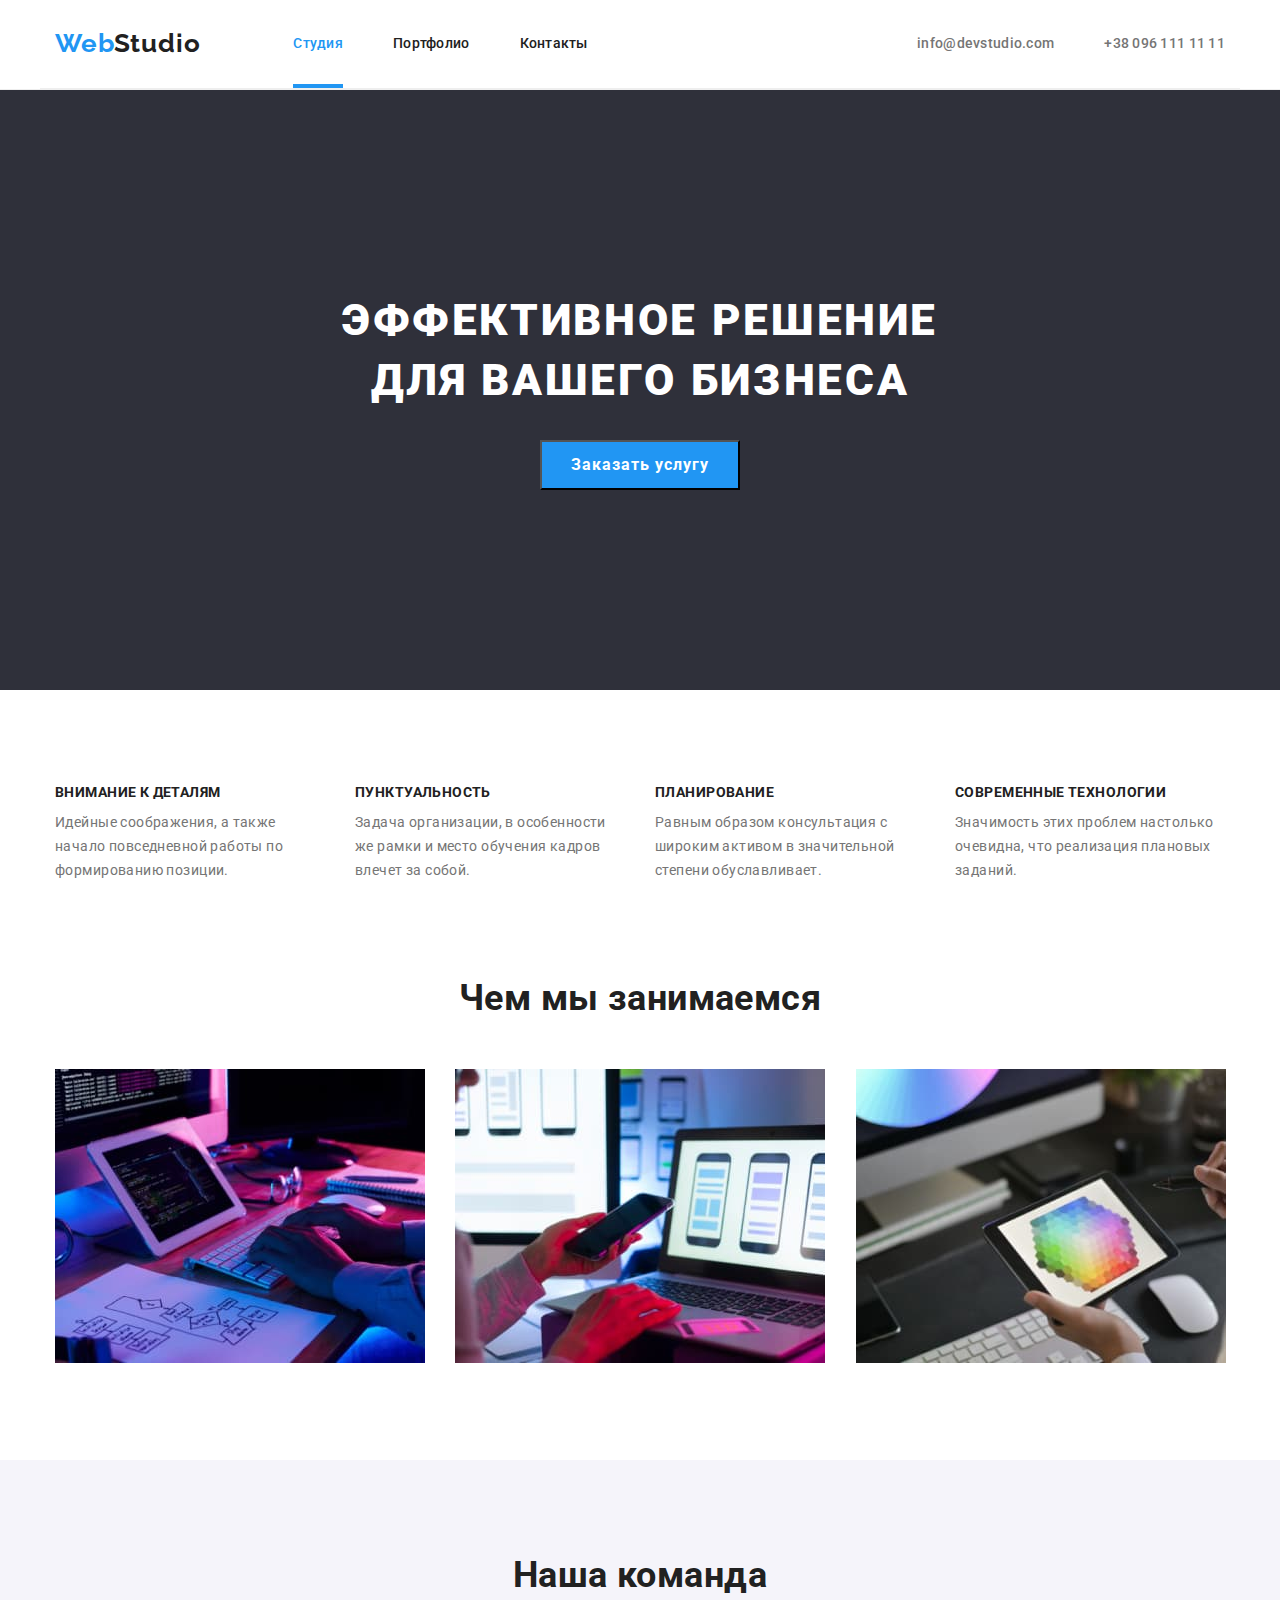
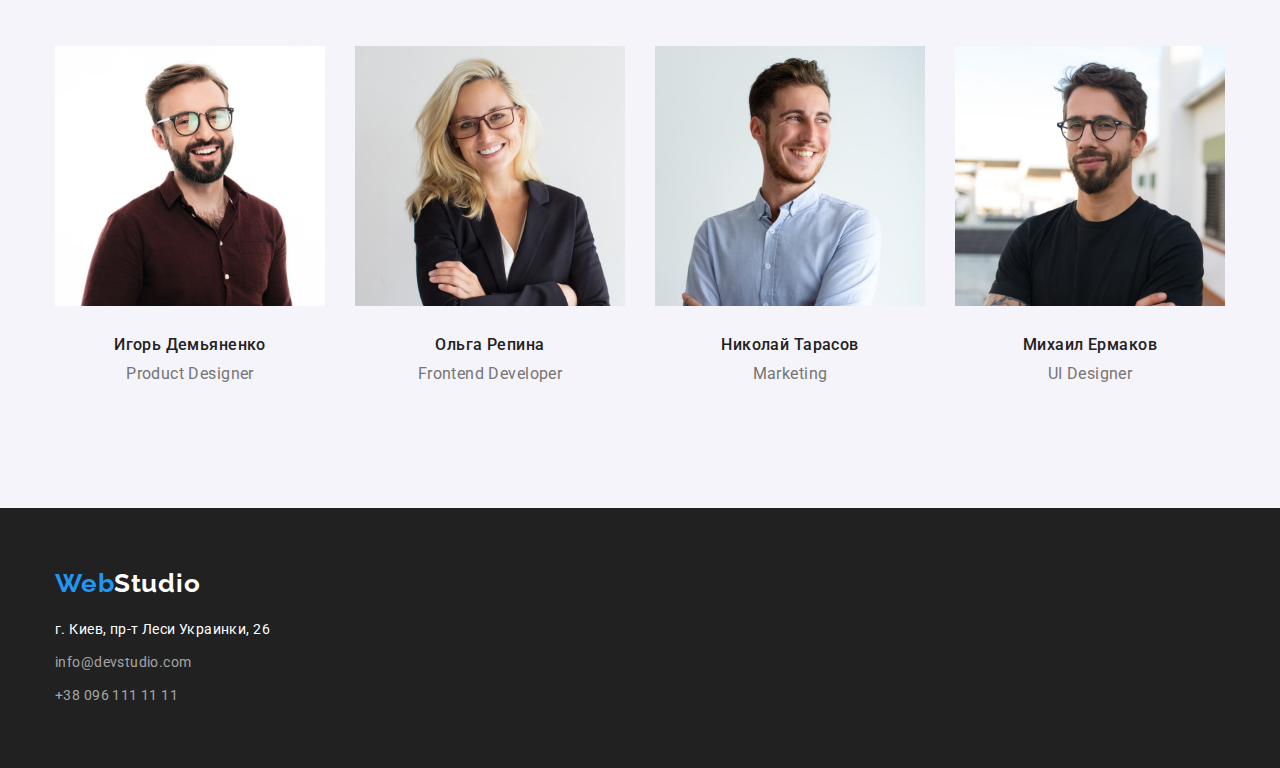
<file: index.html>
<!DOCTYPE html>
<html lang="ru">
    <head>
        <meta charset="UTF-8">
        <meta http-equiv="X-UA-Compatible" content="IE=edge">
        <meta name="viewport" content="width=device-width, initial-scale=1.0">
        <title>homework#3</title>
        <link href="https://fonts.googleapis.com/css2?family=Raleway:wght@700&family=Roboto:wght@400;500;700;900&display=swap"
            rel="stylesheet">
        <link rel="stylesheet" href="https://cdnjs.cloudflare.com/ajax/libs/modern-normalize/1.1.0/modern-normalize.min.css">
        <link rel="stylesheet" href="./css/style.css"/>
        
    </head>
    <body class="page">
        <!-- Шапка -->
        <header class="header"> 
            <div class="container header">
                <nav class="site-nav">
                    <a class="logo" href="">
                        <span class="logo-accent">Web</span>
                        <span class="logo-black">Studio</span>
                    </a>

                    <ul class="link-list">
                        <li><a id="studio" class="link" href="./index.html">Студия</a></li>
                        <li><a class="link" href="./portfolio.html">Портфолио</a></li>
                        <li><a class="link" href="./index.html">Контакты</a></li>
                    </ul>
                </nav>
                <ul class="contact"> 
                    <li><a class="contact-link" href="mailto:info@devstudio.com">info@devstudio.com</a></li>
                    <li><a class="contact-link" href="tel:+380961111111">+38 096 111 11 11</a></li>
                </ul>
            </div>
        </header>

        <main>
            <!-- Герой -->
            <section class="hero">
                <div class="container">
                    <h1 class="hero-title">
                        ЭФФЕКТИВНОЕ РЕШЕНИЕ ДЛЯ ВАШЕГО БИЗНЕСА
                    </h1>
                    
                    <button class="button" type="button">
                        Заказать услугу
                    </button>
                </div>
            </section>
            
            <!--Особенности  features-->
            <section class ="section features">
                <div class="container">
                    <h2 class="section-title hidden">Преимущества</h2>
                    <ul class="features-list">
                        <li>
                            <h3 class="title">ВНИМАНИЕ К ДЕТАЛЯМ</h3>
                    
                            <p>Идейные соображения, а также начало повседневной работы по формированию позиции.</p>
                        </li>
                        <li>
                            <h3 class="title">ПУНКТУАЛЬНОСТЬ</h3>
                    
                            <p>Задача организации, в особенности же рамки и место обучения кадров влечет за собой.</p>
                        </li>
                        <li>
                            <h3 class="title">ПЛАНИРОВАНИЕ</h3>
                    
                            <p>Равным образом консультация с широким активом в значительной степени обуславливает.</p>
                        </li>
                        <li>
                            <h3 class="title">СОВРЕМЕННЫЕ ТЕХНОЛОГИИ</h3>
                    
                            <p>Значимость этих проблем настолько очевидна, что реализация плановых заданий.</p>
                        </li>
                    </ul>
                </div>
            </section>

            <!-- Чем занимаемся? -->
            <section class="section work">
                <div class="container">
                    <h2 class="section-title">Чем мы занимаемся</h2>
                    <ul class="work-list">
                        <li>
                            <img src="./images/work/img1.jpg" alt="Работник пишет код" width="370">
                        </li>
                        <li>
                            <img src="./images/work/img2.jpg" alt="Работник создает инетрфейс" width="370">
                        </li>
                        <li>
                            <img src="./images/work/img3.jpg" alt="Работник подбирает цвет" width="370">
                        </li>
                    </ul>                
                </div>
            </section>

            <!-- Наша команда -->
            <section class="section staff">
               <div class="container">
                    <h2 class="section-title">Наша команда</h2>
                    <ul class="staff-name">
                        <li>
                            <img src="./images/staff/img1.jpg" alt="Фото работника" width="270">
                            <div class="staff-box">
                                <h3 class="name">Игорь Демьяненко</h3>
                                <p class="position">Product Designer</p>
                            </div>
                        </li>
                        <li>
                           <img src="./images/staff/img2.jpg" alt="Фото работника" width="270">
                            <div class="staff-box">
                                <h3 class="name">Ольга Репина</h3>
                                <p class="position">Frontend Developer</p>
                            </div>
                        </li>
                        <li>
                           <img src="./images/staff/img3.jpg" alt="Фото работника" width="270">
                            <div class="staff-box">
                                <h3 class="name">Николай Тарасов</h3>
                                <p class="position">Marketing</p>
                            </div>
                        </li>
                        <li>
                            <img src="./images/staff/img4.jpg" alt="Фото работника" width="270">
                            <div class="staff-box">
                                <h3 class="name">Михаил Ермаков</h3>
                                <p class="position">UI Designer</p>
                            </div>
                        </li>
                    </ul>
               </div>
            </section>
        </main>

        <footer class="page-footer">
            <div class="container">
                <a class="logo-footer" href="">
                    <span class="logo-accent">Web</span>
                    <span class="logo-white">Studio</span>
                </a>
                
                <address>
                    <ul class="adress-list">
                        <li><a  class="text-info" href="" rel="noopener noreferrer" target="_blank">г. Киев, пр-т Леси Украинки, 26</a></li>
                        <li>
                            <a class="info" href="mailto:info@devstudio.com">info@devstudio.com</a>
                        </li>
                        <li>
                            <a class="info" href="tel:+380961111111">+38 096 111 11 11</a>
                        </li>
                    </ul>
                </address>
            </div>
        </footer>
    </body>
</html>
</file>
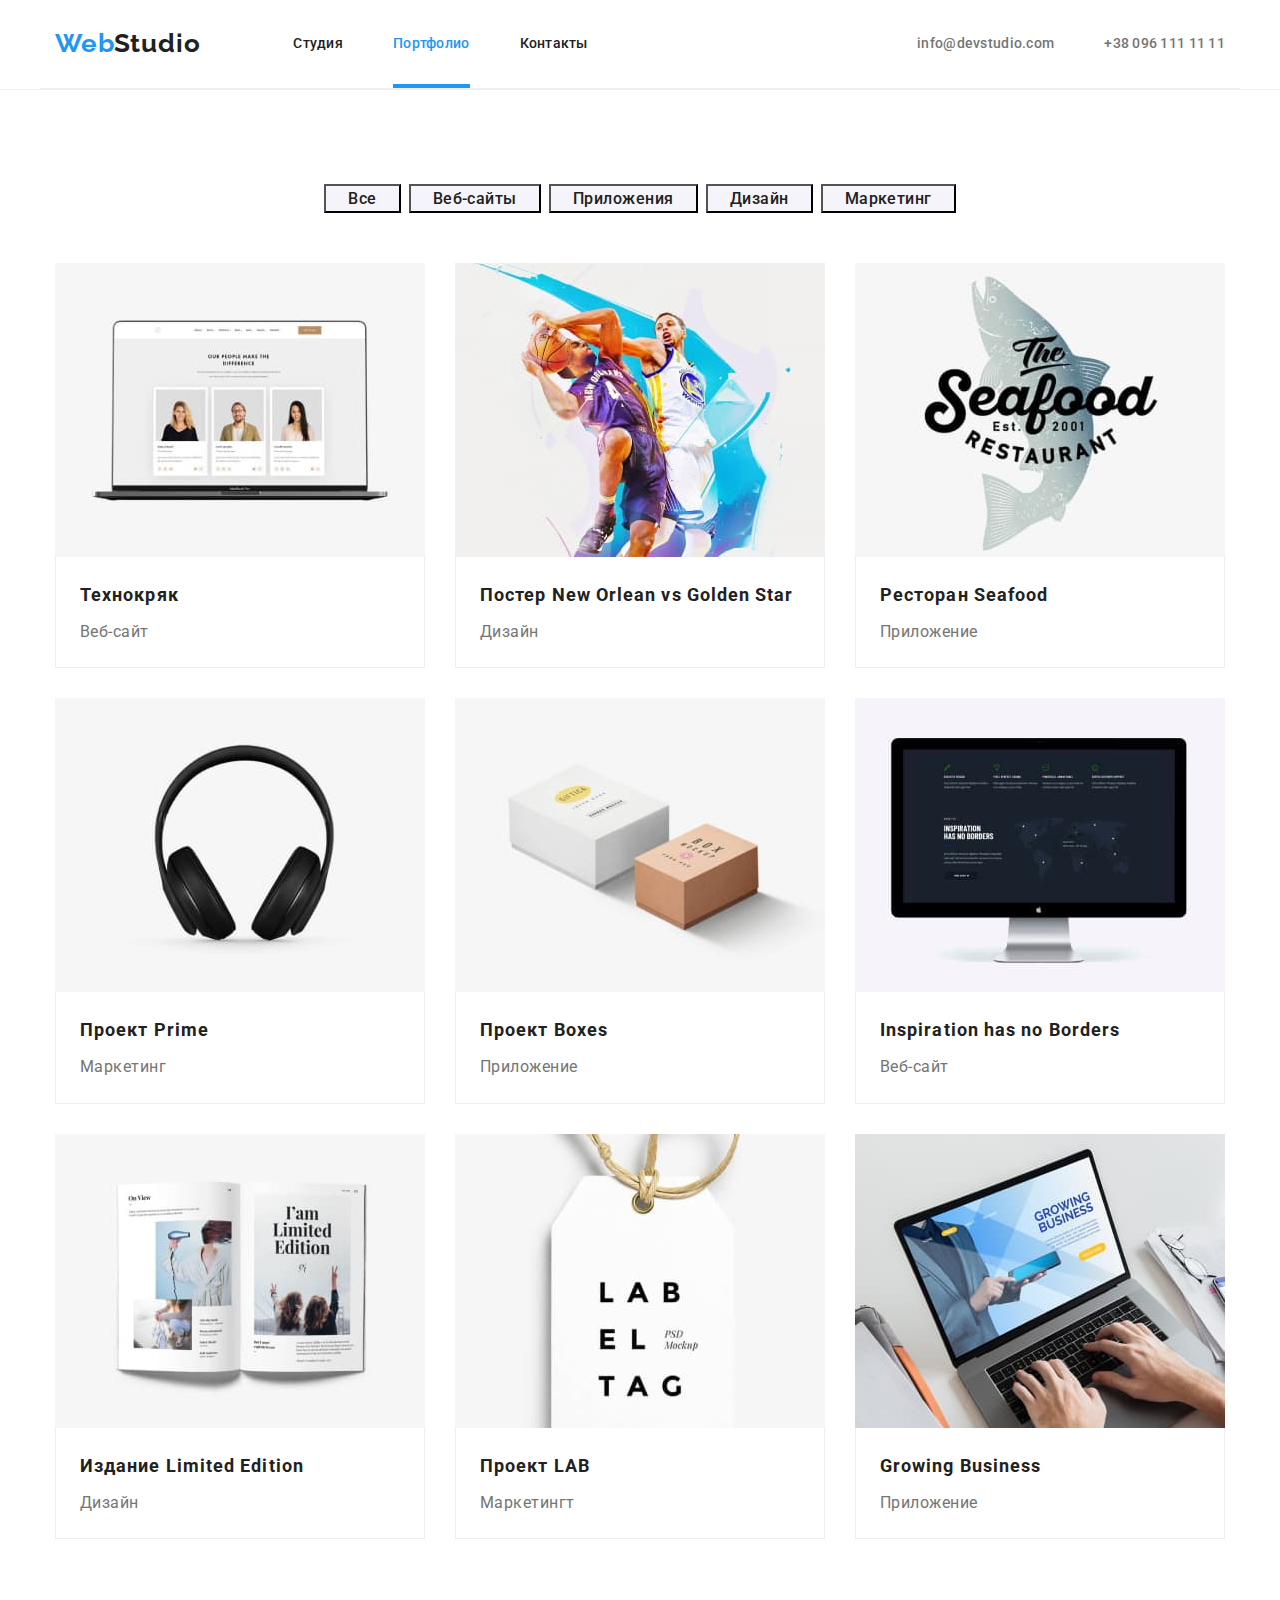
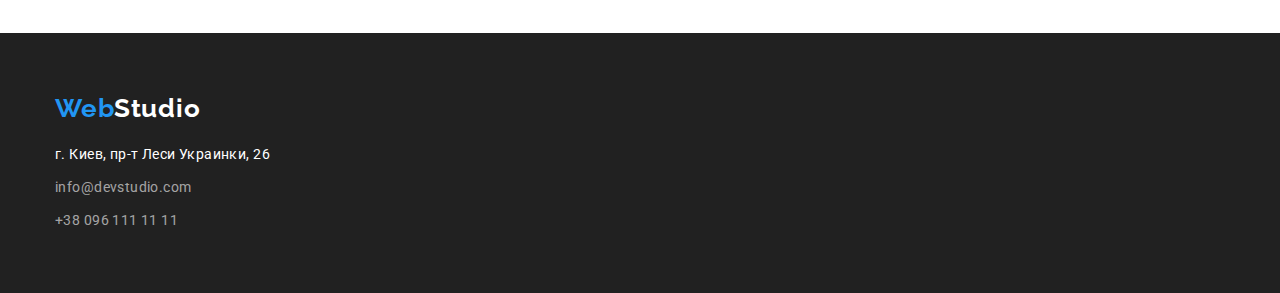
<file: portfolio.html>
<!DOCTYPE html>
<html lang="ru">

<head>
    <meta charset="UTF-8">
    <meta http-equiv="X-UA-Compatible" content="IE=edge">
    <meta name="viewport" content="width=device-width, initial-scale=1.0">
    <title>homework#3</title>
    <link rel="stylesheet" href="https://fonts.googleapis.com/css2?family=Raleway:wght@700&family=Roboto:wght@400;500;700;900&display=swap">
    <link rel="stylesheet" href="https://cdnjs.cloudflare.com/ajax/libs/modern-normalize/1.1.0/modern-normalize.min.css">
    <link rel="stylesheet" href="./css/style.css" />
    
</head>
    <body class="page">
        <!-- Шапка -->
        <header class="header">
            <div class="container header">
                <nav class="site-nav">
                    <a class="logo" href="">
                        <span class="logo-accent">Web</span>
                        <span class="logo-black">Studio</span>
                    </a>
            
                    <ul class="link-list">
                        <li><a  class="link" href="./index.html">Студия</a></li>
                        <li><a id="portfolio" class="link" href="./portfolio.html">Портфолио</a></li>
                        <li><a class="link" href="./index.html">Контакты</a></li>
                    </ul>
                </nav>
                <ul class="contact">
                    <li><a class="contact-link" href="mailto:info@devstudio.com">info@devstudio.com</a></li>
                    <li><a class="contact-link" href="tel:+380961111111">+38 096 111 11 11</a></li>
                </ul>
            </div>
        </header>
        
        <main>            
            <section class="section-project">
                <div class="container">
                    <h1 class="section-title hidden">Фильтр</h1>
                    <ul class="buttons-filter">
                        <li>
                            <button class="buttons" type="button">Все</button>
                        </li>
                        <li>
                            <button class="buttons" type="button">Веб-сайты</button>
                        </li>
                        <li>
                            <button class="buttons" type="button">Приложения</button>
                        </li>
                        <li>
                            <button class="buttons" type="button">Дизайн</button>
                        </li>
                        <li>
                            <button class="buttons" type="button">Маркетинг</button>
                        </li>
                    </ul>
                
                    <h1 class="section-title hidden">Наши работы</h1>
                    <ul class="project-list">
                        <li>
                            <a href="./index.html">
                                <img src="./images/portfolio/1.jpg" alt="Ноутбук с загруженным веб-сайтом" width="370" height="294">
                                <div class="text-box">
                                    <h2 class="project-name">Технокряк</h2>
                                    <p class="project-direction">Веб-сайт</p>
                                </div>
                            </a>
                        </li>
                        <li>
                            <a href="./index.html">
                                <img src="./images/portfolio/2.jpg" alt="2 баскетбольных игрока" width="370" height="294">
                                <div class="text-box">
                                    <h2 class="project-name">Постер New Orlean vs Golden Star</h2>
                                    <p class="project-direction">Дизайн</p>
                                </div>
                            </a>
                        </li>
                        <li>
                            <a href="./index.html">
                                <img src="./images/portfolio/3.jpg" alt="Рыба с названием" width="370" height="294">
                                <div class="text-box">
                                    <h2 class="project-name">Ресторан Seafood</h2>
                                    <p class="project-direction">Приложение</p>
                                </div>
                            </a>
                        </li>
                        <li>
                            <a href="./index.html">
                                <img src="./images/portfolio/4.jpg" alt="Наушники" width="370" height="294">
                                <div class="text-box">
                                    <h2 class="project-name">Проект Prime</h2>
                                    <p class="project-direction">Маркетинг</p>
                                </div>
                            </a>
                        </li>
                        <li>
                            <a href="./index.html">
                                <img src="./images/portfolio/5.jpg" alt="Белая и коричневая коробки" width="370" height="294">
                                <div class="text-box">
                                    <h2 class="project-name">Проект Boxes</h2>
                                    <p class="project-direction">Приложение</p>
                                </div>
                            </a>
                        </li>
                        <li>
                            <a href="./index.html">
                                <img src="./images/portfolio/6.jpg" alt="Компютер Mac с загруженой веб-страницей" width="370"
                                    height="294">
                                <div class="text-box">
                                    <h2 class="project-name">Inspiration has no Borders</h2>
                                    <p class="project-direction">Веб-сайт</p>
                                </div>
                            </a>
                        </li>
                        <li>
                            <a href="./index.html">
                                <img src="./images/portfolio/7.jpg" alt="Журнал" width="370" height="294">
                                <div class="text-box">
                                    <h2 class="project-name">Издание Limited Edition</h2>
                                    <p class="project-direction">Дизайн</p>
                                </div>
                            </a>
                        </li>
                        <li>
                            <a href="./index.html">
                                <img src="./images/portfolio/8.jpg" alt="Визитка" width="370" height="294">
                                <div class="text-box">
                                    <h2 class="project-name">Проект LAB</h2>
                                    <p class="project-direction">Маркетингт</p>
                                </div>
                            </a>
                        </li>
                        <li>
                            <a href="./index.html">
                                <img src="./images/portfolio/9.jpg" alt="Человек за ноутбуком" width="370" height="294">
                                <div class="text-box">
                                    <h2 class="project-name">Growing Business</h2>
                                    <p class="project-direction">Приложение</p>
                                </div>
                            </a>
                        </li>
                    </ul>
                </div>
            </section>            
        </main>
     

        <footer class="page-footer">
            <div class="container">
                <a class="logo-footer" href="">
                    <span class="logo-accent">Web</span>
                    <span class="logo-white">Studio</span>
                </a>
                
                <address>
                    <ul class="adress-list">
                        <li><a class="text-info" href="" rel="noopener noreferrer" target="_blank">г. Киев, пр-т Леси Украинки, 26</a></li>
                        <li>
                            <a class="info" href="mailto:info@devstudio.com">info@devstudio.com</a>
                        </li>
                        <li>
                            <a class="info" href="tel:+380961111111">+38 096 111 11 11</a>
                        </li>
                    </ul>
                </address>
            </div>
        </footer>
    </body>
            
</html>
</file>
<file: css/style.css>
/* основной цвет background: #212121; --title-text-color */

/* неактивные контакты, абзац и вторичный  background: #757575; --primari-text-color */

/* основной фон страницы background: #FFFFFF; --primari-white-color */

/* акцент background: #2196F3;--accent-color */
/* ховер героя backgraund: #188CE8; --hover-button */

/* фон шапки bgrcolor: #ececec; --header-bgrcolor */
/* фон героя и футер background: #2F303A; --hero-bgrcolor */
/* фон команда background: #F5F4FA; --staff-bdrcolor */

/* контакты в футере background: #FFFFFF99;   rgba(0, 0, 0, 0.6); --contact-footer */
/* Border: #eeeeee; --border-box */
:root {
  --title-text-color: #212121;
  --primari-text-color: #757575;
  --primari-white-color: #ffffff;
  --accent-color: #2196f3;
  --header-bgrcolor: #ececec;
  --hero-bgrcolor: #2f303a;
  --staff-bdrcolor: #f5f4fa;
  --contact-footer: #ffffff99;
  --hover-button: #188ce8;
  --border-box: #eeeeee;
}

.page {
  background-color: var(--primari-white-color);
  color: var(--primari-text-color);

  font-family: Roboto, sans-serif;
  font-weight: 400;
  font-size: 14px;
  line-height: 1.17;
  letter-spacing: 0.03em;
}

ul {
  list-style: none;
  padding-left: 0px;
  margin-top: 0px;
  margin-bottom: 0px;
}
p {
  margin-top: 0px;
  margin-bottom: 0px;
}
img {
  display: block;
}

/* Header */
.header {
  border-bottom: 1px solid var(--border-box);
}
.container {
  width: 1200px;
  padding-left: 15px;
  padding-right: 15px;
  margin-left: auto;
  margin-right: auto;
}
/* Site-nav */
.logo-accent {
  margin-right: -4px;
  color: var(--accent-color);
}
.logo-black {
  color: var(--title-text-color);
}
.logo-white {
  color: var(--primari-white-color);
}

.logo-accent,
.logo-black,
.logo-white {
  font-family: Raleway, sans-serif;
  font-weight: 700;
  font-size: 26px;
  line-height: 1.17;
  letter-spacing: 0.03em;
}
.logo {
  display: inline-block;
}
.container.header {
  display: flex;
  align-items: center;
}
.site-nav {
  display: flex;
  align-items: center;
}
.link-list,
.contact {
  display: flex;
  margin: 0px;
  padding: 0px;
}
.link-list {
  margin-left: 93px;
}

.link-list .link,
.contact .contact-link {
  display: block;
  padding-top: 32px;
  padding-bottom: 32px;
}
.site-nav .link {
  color: var(--title-text-color);
}
.link-list li + li {
  margin-left: 50px;
}
.site-nav .link:hover,
.site-nav .link:focus {
  color: var(--accent-color);
}
.link {
  position: relative;
}
.link::after {
  content: "";

  position: absolute;
  left: 0px;
  bottom: 0px;

  display: block;
  width: 100%;
  height: 4px;
  background-color: var(--accent-color);
  display: none;
}

#studio {
  color: var(--accent-color);
  /* border-bottom: 4px solid var(--accent-color);
  border-radius: 2px; */
}
#studio::after {
  display: block;
}
#portfolio {
  color: var(--accent-color);
  /* border-bottom: -4px solid var(--accent-color);
  border-radius: 2px; */
}
#portfolio::after {
  display: block;
}

/* Contact */

.contact-link {
  color: var(--primari-text-color);
}
.contact li + li {
  margin-left: 50px;
}
.contact {
  margin-left: auto;
}
.contact .contact-link:hover,
.contact .contact-link:focus {
  color: var(--accent-color);
}

.site-nav,
.contact {
  font-weight: 500;
  font-size: 14px;
  line-height: 1.7;
  letter-spacing: 0.02em;
}

a {
  text-decoration: none;
}

/* Hero */
.hero {
  padding-top: 200px;
  padding-bottom: 200px;
  text-align: center;

  background-color: var(--hero-bgrcolor);
}

.hero-title {
  color: var(--primari-white-color);
  font-weight: 900;
  font-size: 44px;
  line-height: 1.37;
  letter-spacing: 0.06em;
  width: 696px;
  margin: 0px auto 30px auto;
}

/* Section */
.work-list {
  padding-left: 0px;
}

h2 {
  font-weight: 700;
  font-size: 36px;
  text-align: center;
}

/* Features */
.section.features,
.section-project {
  padding-top: 94px;
  padding-bottom: 94px;
}
.section-title {
  color: var(--title-text-color);
  margin-top: 0px;
  margin-bottom: 50px;
  text-align: center;
}
.section-title.hidden {
  position: absolute;
  width: 1px;
  height: 1px;
  margin: -1px;
  border: 0;
  padding: 0;
  white-space: nowrap;
  clip-path: inset(100%);
  clip: rect(0 0 0 0);
  overflow: hidden;
}
.features-list {
  display: flex;
  padding-left: 0px;
}
.features-list li {
  width: 270px;
}
.features-list li:not(:nth-last-child(1)) {
  margin-right: 30px;
}
.features-list .title {
  color: var(--title-text-color);
  font-weight: 700;
  font-size: 14px;
  margin-top: 0px;
  margin-bottom: 10px;
}
.features-list p {
  line-height: 1.71;
}

/* Work */
.section.work {
  padding-bottom: 94px;
}
.work-list li {
  display: inline-block;
  margin-right: -3px;
}
.work-list li + li {
  margin-left: 30px;
}

/* Staff */
.section.staff {
  padding-top: 94px;
  padding-bottom: 94px;

  background-color: var(--staff-bdrcolor);
}
.staff-box {
  padding-top: 30px;
  padding-bottom: 30px;
}
.staff-name {
  display: flex;
  padding-left: 0px;
  margin-top: 0px;
  margin-bottom: 0px;
}
.staff-name li + li {
  margin-left: 30px;
}

.staff-name .name {
  color: var(--title-text-color);
  font-weight: 500;
  font-size: 16px;
  margin-top: 0px;
  margin-bottom: 10px;
  text-align: center;
}
.staff-name .position {
  font-size: 16px;
  text-align: center;
}

/* Footer */

.page-footer {
  padding-top: 60px;
  padding-bottom: 60px;

  background-color: var(--title-text-color);
}

.logo-footer {
  display: block;
  margin-bottom: 20px;
}
.page-footer .text-info {
  color: var(--primari-white-color);
  font-style: normal;
  line-height: 1.71;
}
.adress-list .info {
  color: var(--contact-footer);
  font-style: normal;
  line-height: 1.71;
}
.adress-list .info:hover,
.adress-list .info:focus {
  color: var(--accent-color);
}
.adress-list {
  padding-left: 0px;
}
.adress-list li + li {
  margin-top: 9px;
}

/* Button */
.button {
  width: 200px;
  height: 50px;

  color: var(--primari-white-color);
  background-color: var(--accent-color);

  font-weight: 700;
  font-size: 16px;
  line-height: 1.88;
  letter-spacing: 0.06em;
  cursor: pointer;
  text-align: center;
}
.button:hover,
.button:focus {
  background-color: var(--hover-button);
}

.buttons {
  padding: 0px 22px;

  color: var(--title-text-color);
  background-color: var(--staff-bdrcolor);
  font-weight: 500;
  font-size: 16px;
  line-height: 1.6;
  letter-spacing: 0.03em;
  cursor: pointer;
  text-align: center;
}
.buttons:hover,
.buttons:focus {
  color: var(--primari-white-color);
  background-color: var(--accent-color);
}
/* PORTFOLIO */
/* Filter */

.filter {
  width: 611px;
  height: 54px;
  margin: 94px auto 34px;
}
.project {
  margin-bottom: 94px;
}
.buttons-filter {
  margin: 0px auto 50px;
  display: flex;
  justify-content: center;
}
.buttons-filter li + li {
  margin-left: 8px;
}

/* Project */
.text-box {
  padding: 20px 24px;
  border-right: 1px solid var(--border-box);
  border-bottom: 1px solid var(--border-box);
  border-left: 1px solid var(--border-box);
}
.project-name {
  color: var(--title-text-color);
  font-weight: 700;
  font-size: 18px;
  line-height: 2;
  vertical-align: top;
  text-align: left;
  letter-spacing: 0.06em;
  margin-top: 0px;
  margin-bottom: 4px;
}

.project-text {
  color: var(--primari-white-color);
}

.project-direction {
  font-size: 16px;
  line-height: 1.88;
  text-align: left;
  vertical-align: top;
  letter-spacing: 0.03em;

  color: var(--primari-text-color);
}

.project-text:hover {
  color: var(--primari-white-color);
  background-color: var(--accent-color);
}
.project-list {
  display: flex;
  flex-wrap: wrap;
}
.project-list li:not(:nth-of-type(3n)) {
  margin-right: 30px;
}
.project-list li:not(:nth-last-child(-n + 3)) {
  margin-bottom: 30px;
}
</file>
